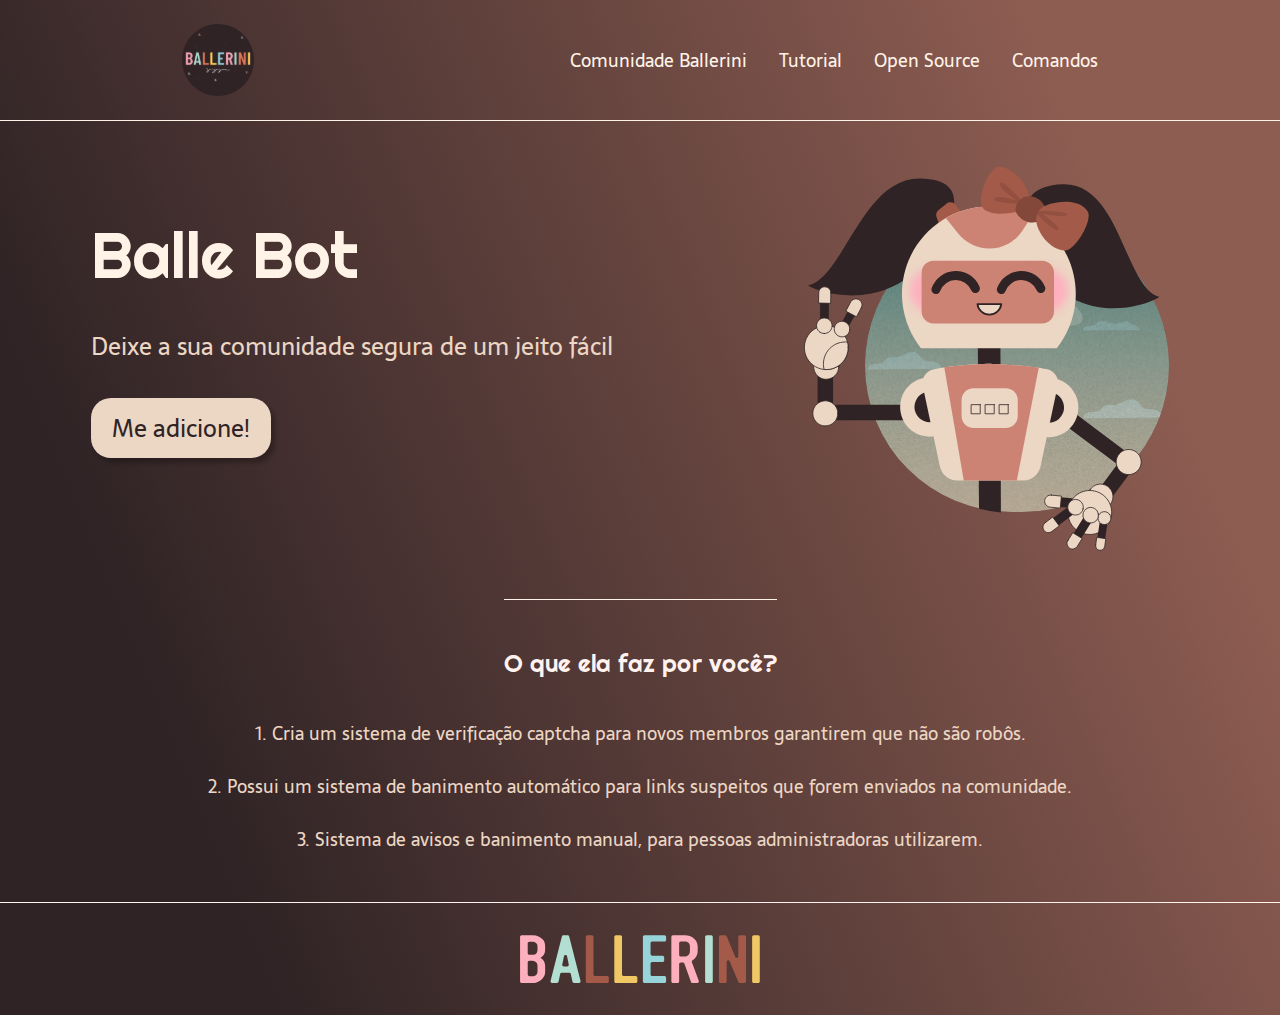
<file: index.html>
<!DOCTYPE html>
<html lang="pt-BR">
<head>
    <meta charset="UTF-8">
    <meta name="viewport" content="width=device-width, initial-scale=1.0">
    <meta name="description" content="Um bot que irá moderar e deixar sua comunidade segura de um jeito fácil">
    <link rel="stylesheet" type="text/css" href="style.css">
    <title>Balle Bot - Modere sua comunidade no Discord</title>
</head>
<body>
    <header class="cabecalho">
        <img class="cabecalho-imagem" src="Vector.svg" alt="Logo da comunidade Ballerini">
        <nav class="cabecalho-menu">
          <a class="cabecalho-menu-item" href="https://discord.gg/wagxzStdcR">Comunidade Ballerini</a>
          <a class="cabecalho-menu-item">Tutorial</a>
          <a class="cabecalho-menu-item">Open Source</a>
          <a class="cabecalho-menu-item">Comandos</a>
        </nav>
      </header>
    
      <main class="conteudo">
        <section class="conteudo-principal">
          <div class="conteudo-principal-escrito">
            <h1 class="conteudo-principal-escrito-titulo">Balle Bot</h1>
            <h2 class="conteudo-principal-escrito-subtitulo">Deixe a sua comunidade segura de um jeito fácil</h2>
            <button class="conteudo-principal-escrito-botao">Me adicione!</button>
          </div>
          <img class="conteudo-principal-imagem"src="Group 4.svg" alt="Imagem da Balle Bot">
        </section>
    
        <section class="conteudo-secundario">
          <h3 class="conteudo-secundario-titulo">O que ela faz por você?</h3>
          <p class="conteudo-secundario-paragrafo">1. Cria um <strong>sistema de verificação captcha</strong> para novos membros garantirem que não são robôs.</p>
          <p class="conteudo-secundario-paragrafo">2. Possui um <strong>sistema de banimento automático</strong> para links suspeitos que forem enviados na comunidade.</p>
          <p class="conteudo-secundario-paragrafo">3. <strong>Sistema de avisos e banimento manual</strong>, para pessoas administradoras utilizarem.</p>
        </section>
      </main>
    
      <footer class="rodape">
        <img class="rodape-imagem" src="BALLERINI.svg">
    </footer>
    
</body>
</html>
</file>
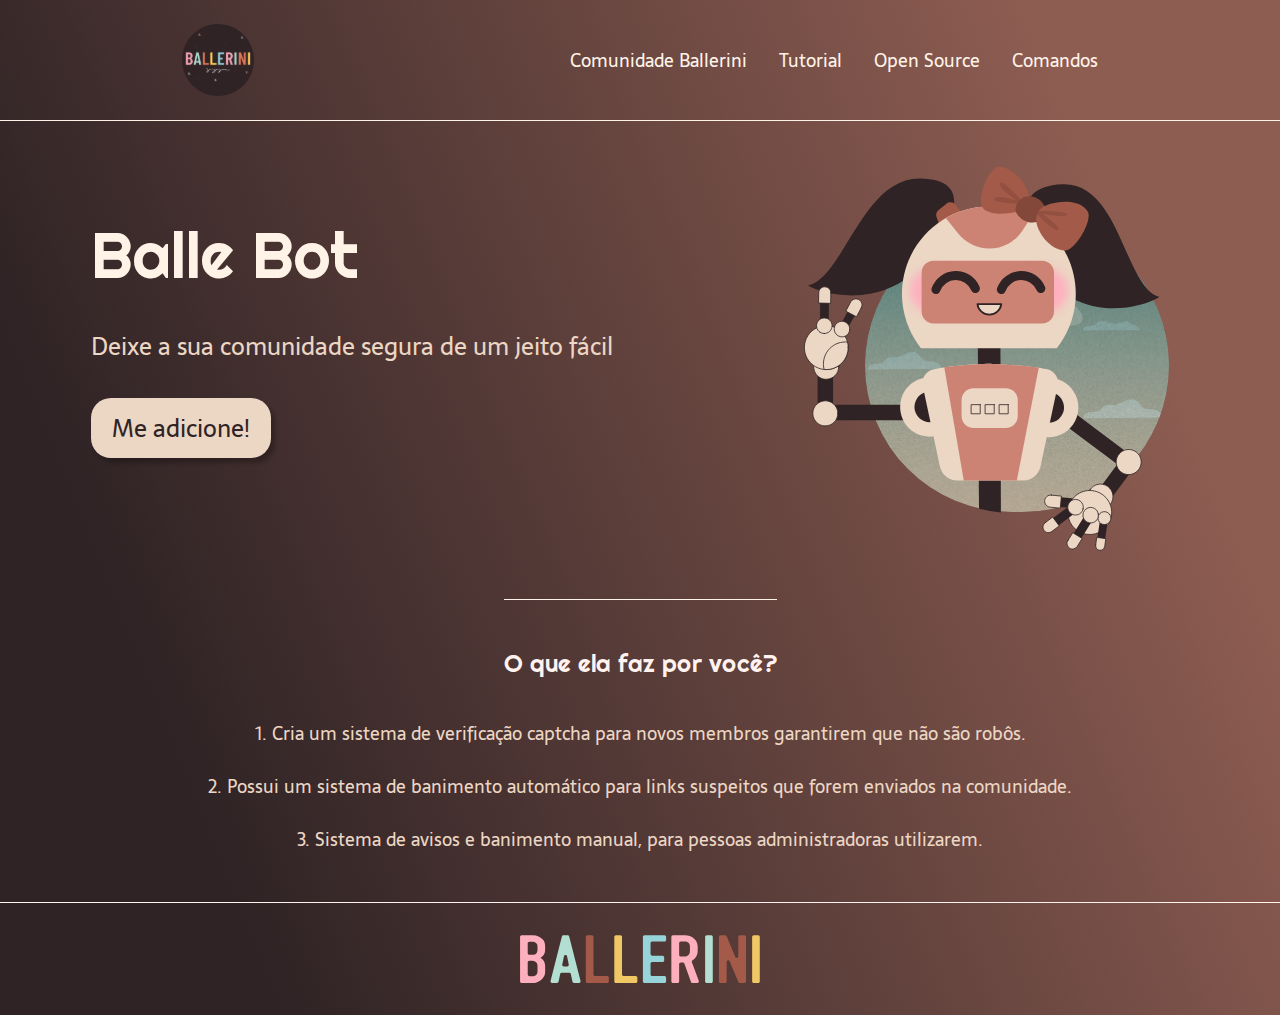
<file: Landing Page/index.html>
<!DOCTYPE html>
<html lang="pt-BR">
<head>
    <meta charset="UTF-8">
    <meta name="viewport" content="width=device-width, initial-scale=1.0">
    <meta name="description" content="Um bot que irá moderar e deixar sua comunidade segura de um jeito fácil">
    <link rel="stylesheet" type="text/css" href="style.css">
    <title>Balle Bot - Modere sua comunidade no Discord</title>
</head>
<body>
    <header class="cabecalho">
        <img class="cabecalho-imagem" src="Vector.svg" alt="Logo da comunidade Ballerini">
        <nav class="cabecalho-menu">
          <a class="cabecalho-menu-item" href="https://discord.gg/wagxzStdcR">Comunidade Ballerini</a>
          <a class="cabecalho-menu-item">Tutorial</a>
          <a class="cabecalho-menu-item">Open Source</a>
          <a class="cabecalho-menu-item">Comandos</a>
        </nav>
      </header>
    
      <main class="conteudo">
        <section class="conteudo-principal">
          <div class="conteudo-principal-escrito">
            <h1 class="conteudo-principal-escrito-titulo">Balle Bot</h1>
            <h2 class="conteudo-principal-escrito-subtitulo">Deixe a sua comunidade segura de um jeito fácil</h2>
            <button class="conteudo-principal-escrito-botao">Me adicione!</button>
          </div>
          <img class="conteudo-principal-imagem"src="Group 4.svg" alt="Imagem da Balle Bot">
        </section>
    
        <section class="conteudo-secundario">
          <h3 class="conteudo-secundario-titulo">O que ela faz por você?</h3>
          <p class="conteudo-secundario-paragrafo">1. Cria um <strong>sistema de verificação captcha</strong> para novos membros garantirem que não são robôs.</p>
          <p class="conteudo-secundario-paragrafo">2. Possui um <strong>sistema de banimento automático</strong> para links suspeitos que forem enviados na comunidade.</p>
          <p class="conteudo-secundario-paragrafo">3. <strong>Sistema de avisos e banimento manual</strong>, para pessoas administradoras utilizarem.</p>
        </section>
      </main>
    
      <footer class="rodape">
        <img class="rodape-imagem" src="BALLERINI.svg">
    </footer>
    
</body>
</html>
</file>
<file: style.css>
@import url('https://fonts.googleapis.com/css2?family=Righteous&family=Sarala:wght@400;700&display=swap');

* {
    margin: 0;
    padding: 0;
    box-sizing: border-box;
    text-decoration: none;
}

body {
    font-size: 100%;
    background: linear-gradient(68deg, #2F2325 16.62%, #8E5D52 85.61%);
}

.cabecalho {
    display: flex;
    flex-direction: row;
    align-items: center;
    justify-content: space-around;
    padding: 24px;
}

.cabecalho-imagem {
    height: 72px;
}

.cabecalho-imagem:hover {
    width: 80px;
    height: 80px;
}

.cabecalho-menu {
    display: flex;
    gap: 32px;
}

.cabecalho-menu-item {
    font-family: 'Sarala', sans-serif;
    color: #FFF2E7;
    font-weight: 400;
    font-size: 18px;
}

.cabecalho-menu-item:hover {
    color: #bcb0a7;
}

.conteudo {
    border-top: 0.4px solid #FFF2E7;
    margin-bottom: 48px;
}

.conteudo-principal {
    display: flex;
    flex-direction: row;
    align-items: center;
    justify-content: space-around;
}

.conteudo-principal-escrito {
    display: flex;
    flex-direction: column;
    gap: 32px;
}

.conteudo-principal-escrito-titulo {
    font-family: 'Righteous', cursive;
    font-weight: 400;
    font-size: 64px;
    color: #FFF2E7;
}

.conteudo-principal-escrito-subtitulo {
    font-family: 'Sarala', sans-serif;
    font-weight: 400;
    font-size: 24px;
    color: #ECD6C4;
}

.conteudo-principal-escrito-botao {
    background-color: #ECD6C4;
    width: 180px;
    height: 60px;
    border: none;
    box-shadow: 4px 5px 4px 0px rgba(0, 0, 0, 0.25);
    border-radius: 20px;
    font-family: 'Sarala', sans-serif;
    font-weight: 400;
    font-size: 24px;
    color: #2F2325;
}

.conteudo-principal-escrito-botao:hover {
    background-color: rgba(236, 214, 196, 0.53);
    width: 190px;
    height: 70px;
    font-size: 28px;
    
}

.conteudo-principal-imagem {
    height: 430px
}

.conteudo-secundario {
    margin-top: 48px;
    display: flex;
    flex-direction: column;
    align-items: center;
    gap: 24px;
}

.conteudo-secundario-titulo {
    border-top: 0.4px solid #FFF2E7;
    padding-top: 48px;
    font-family: 'Righteous', cursive;
    font-weight: 400;
    font-size: 24px;
    color: #FFF2EF;
    margin-bottom: 16px;
}

.conteudo-secundario-paragrafo {
    font-family: 'Sarala', sans-serif;
    font-weight: 300;
    font-size: 18px;
    color: #ECD6C4;
}

.rodape {
    padding: 32px;
    border-top: 0.4px solid #FFF2EF;
}

.rodape-imagem {
    height: 48px;
    display: block;
    margin: 0 auto
}
</file>
<file: Landing Page/style.css>
@import url('https://fonts.googleapis.com/css2?family=Righteous&family=Sarala:wght@400;700&display=swap');

* {
    margin: 0;
    padding: 0;
    box-sizing: border-box;
    text-decoration: none;
}

body {
    font-size: 100%;
    background: linear-gradient(68deg, #2F2325 16.62%, #8E5D52 85.61%);
}

.cabecalho {
    display: flex;
    flex-direction: row;
    align-items: center;
    justify-content: space-around;
    padding: 24px;
}

.cabecalho-imagem {
    height: 72px;
}

.cabecalho-imagem:hover {
    width: 80px;
    height: 80px;
}

.cabecalho-menu {
    display: flex;
    gap: 32px;
}

.cabecalho-menu-item {
    font-family: 'Sarala', sans-serif;
    color: #FFF2E7;
    font-weight: 400;
    font-size: 18px;
}

.cabecalho-menu-item:hover {
    color: #bcb0a7;
}

.conteudo {
    border-top: 0.4px solid #FFF2E7;
    margin-bottom: 48px;
}

.conteudo-principal {
    display: flex;
    flex-direction: row;
    align-items: center;
    justify-content: space-around;
}

.conteudo-principal-escrito {
    display: flex;
    flex-direction: column;
    gap: 32px;
}

.conteudo-principal-escrito-titulo {
    font-family: 'Righteous', cursive;
    font-weight: 400;
    font-size: 64px;
    color: #FFF2E7;
}

.conteudo-principal-escrito-subtitulo {
    font-family: 'Sarala', sans-serif;
    font-weight: 400;
    font-size: 24px;
    color: #ECD6C4;
}

.conteudo-principal-escrito-botao {
    background-color: #ECD6C4;
    width: 180px;
    height: 60px;
    border: none;
    box-shadow: 4px 5px 4px 0px rgba(0, 0, 0, 0.25);
    border-radius: 20px;
    font-family: 'Sarala', sans-serif;
    font-weight: 400;
    font-size: 24px;
    color: #2F2325;
}

.conteudo-principal-escrito-botao:hover {
    background-color: rgba(236, 214, 196, 0.53);
    width: 190px;
    height: 70px;
    transition-duration: 0.5s;
    font-size: 28px;
    
}

.conteudo-principal-imagem {
    height: 430px
}

.conteudo-secundario {
    margin-top: 48px;
    display: flex;
    flex-direction: column;
    align-items: center;
    gap: 24px;
}

.conteudo-secundario-titulo {
    border-top: 0.4px solid #FFF2E7;
    padding-top: 48px;
    font-family: 'Righteous', cursive;
    font-weight: 400;
    font-size: 24px;
    color: #FFF2EF;
    margin-bottom: 16px;
}

.conteudo-secundario-paragrafo {
    font-family: 'Sarala', sans-serif;
    font-weight: 300;
    font-size: 18px;
    color: #ECD6C4;
}

.rodape {
    padding: 32px;
    border-top: 0.4px solid #FFF2EF;
}

.rodape-imagem {
    height: 48px;
    display: block;
    margin: 0 auto
}
</file>
